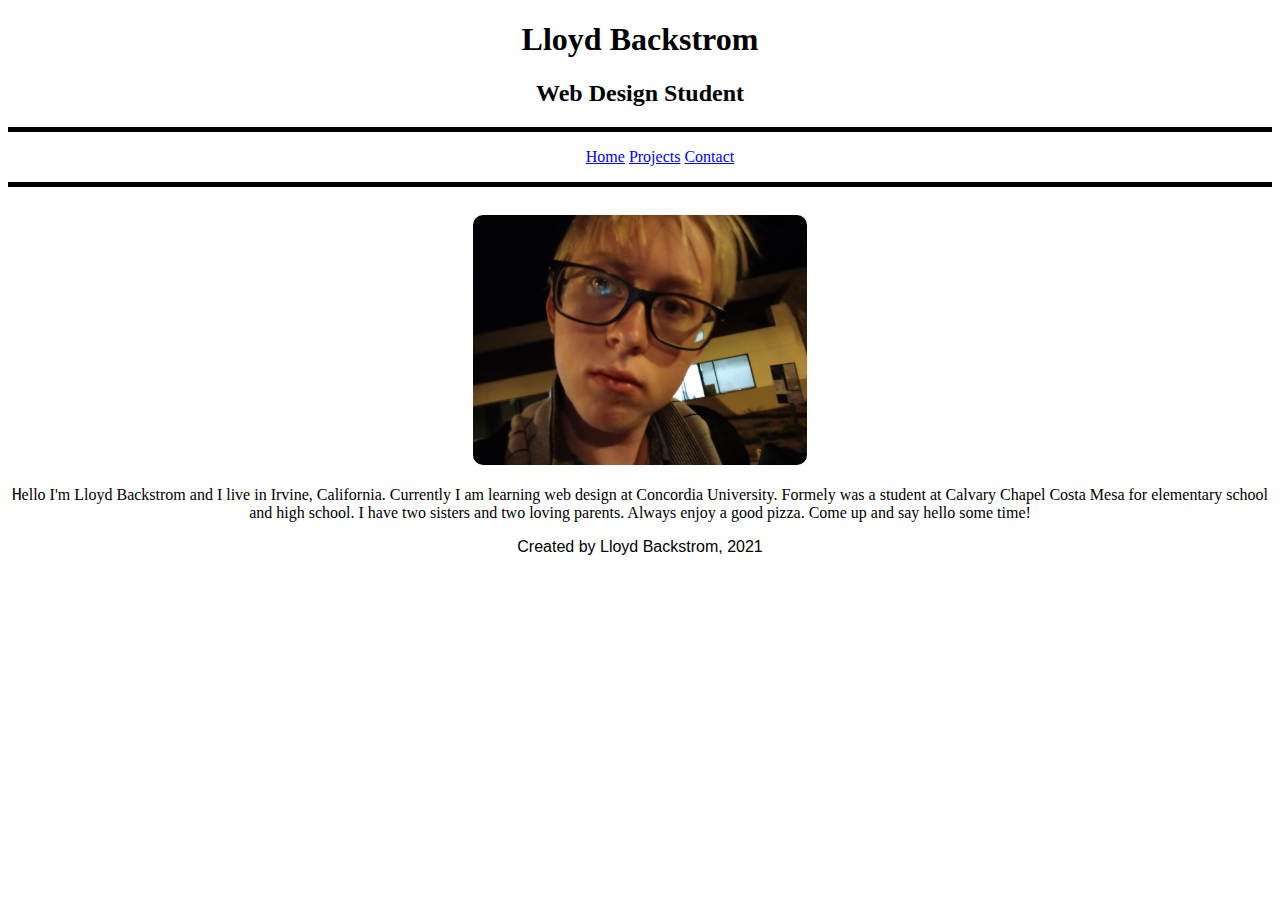
<file: index.html>
<!DOCTYPE html>
<html>
<head>
<title>Index</title>
<meta name="author" contact="Lloyd Backstrom"> 
<meta name="name" contact="index"> 
<h1>Lloyd Backstrom</h1>
<h2>Web Design Student</h2>
<link href="css/styles.css" rel="stylesheet" type="text/css">

</head>
<body>
<nav>
    <ul>
<li><a href="index.html" rel="index" type="text/html">Home</a></li>
<li><a href="projects.html" rel="projects" type="text/html">Projects</a></li>
<li><a href="contact.html" rel="contact" type="text/html">Contact</a> </li>
</ul>
</nav>
<br> 
<img src="images/me.jpg" alt="Picture of me">
<p>Hello I'm Lloyd Backstrom and I live in Irvine, California. Currently I am learning web design at Concordia University. 
Formely was a student at Calvary Chapel Costa Mesa for elementary school and high school.
 I have two sisters and two loving parents. Always enjoy a good pizza.  Come up and say hello some time! </p>
</body>
<footer>Created by Lloyd Backstrom, 2021</footer>
</html>
</file>
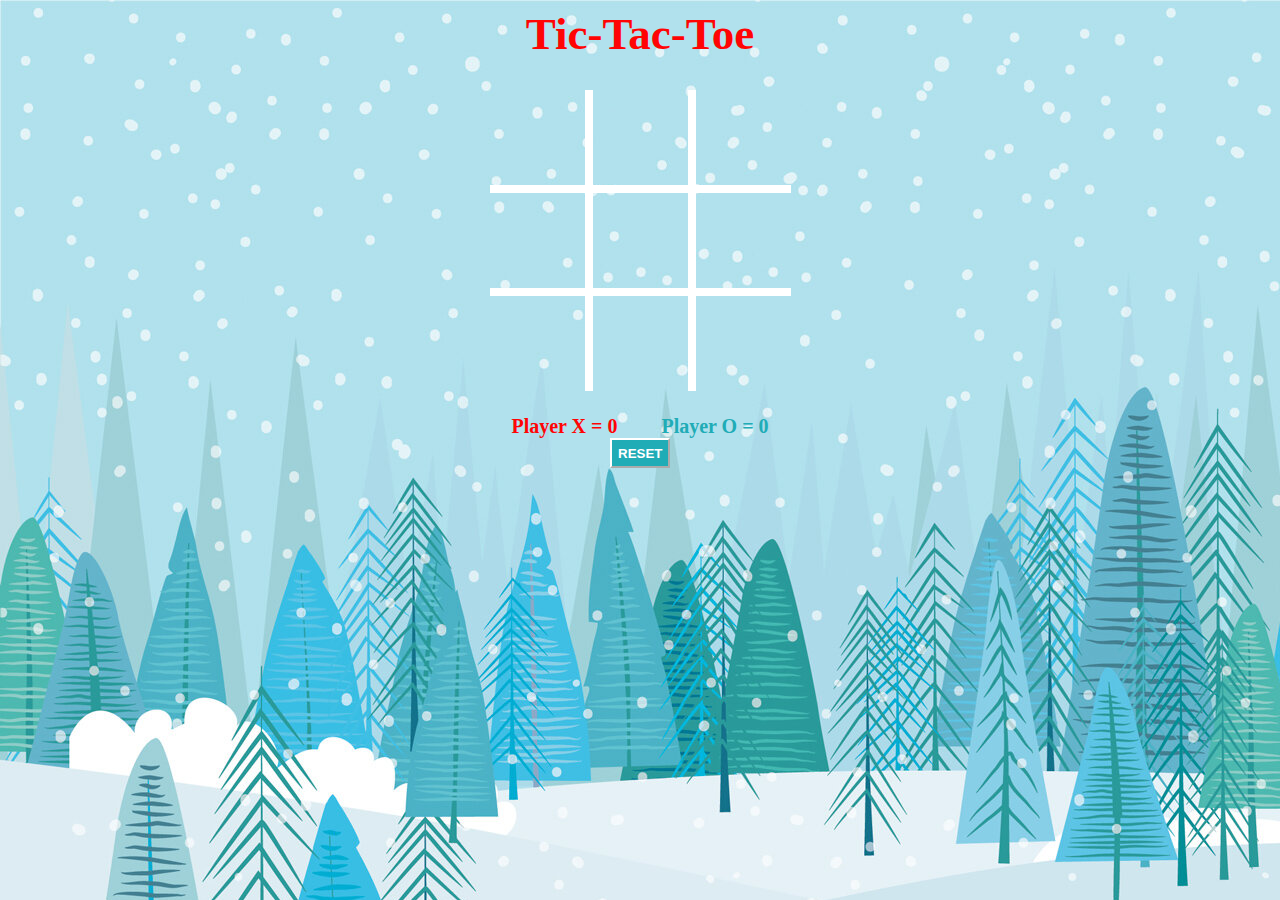
<file: TicTacToe/index.html>
<html lang="en">
<head>
<link rel="icon" type="image/x-icon" href="tictactoe.png">
<meta charset="UTF-8">
<meta name="name" content="Tic-Tac-Toe">
<meta name="author" content="Lloyd Backstrom">
<meta name="viewport" content="width=device-width, initial-scale=1.0">
<title>Tic-Tac-Toe</title>
<link href="styles.css" rel="stylesheet" type="text/css">
<audio autostart="false" id="victory" src="bellring.mp3"></audio>
</head>
<body>
<div class = "game">
<h1>Tic-Tac-Toe</h1>
<div class="Tictactoefield">
<div id="Square1" class="box"> </div>
<div id="Square2" class="box"> </div>
<div id="Square3" class="box"> </div>
<div id="Square4" class="box"> </div>
<div id="Square5" class="box"> </div>
<div id="Square6" class="box"> </div>
<div id="Square7" class="box"> </div>
<div id="Square8" class="box"> </div>
<div id="Square9" class="box"> </div>
</div>
<br>
<br>
<br>
<br>
<h2 id="wintext"> </h2>
<br>
<h2 id="Xwin">Player X = 0</h2>
<h2 id="Owin">Player O = 0</h2>
</div>
<button class="submit" id="Resetbut" value="Reset"> RESET </button>
</body>
<script src="index.js"></script>
</body>
</html>
</file>
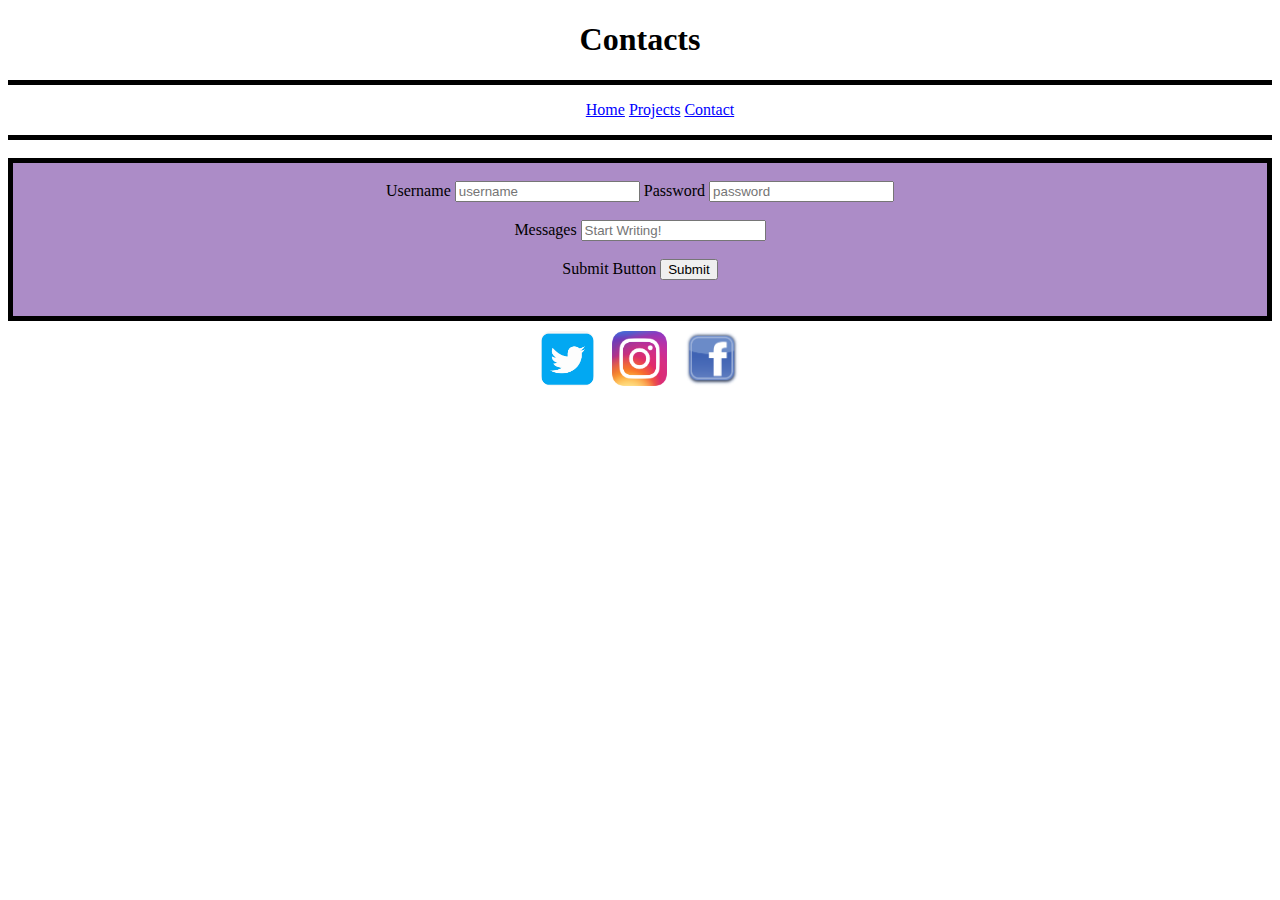
<file: contact.html>
<!DOCTYPE html>
<html>
<head>
<title>Contact</title>
<meta name="author" contact="Lloyd Backstrom"> 
<meta name="name" contact="contact"> 
<link href="css/styles.css" rel="stylesheet" type="text/css">
<h1>Contacts</h1> 
</head>
<style>
    
    #content-container{
    text-align:center; 
    border:5px solid black;
    background-color: #ac8cc7;
        
    }
    img {
    height:55px;
    align-content: center;
    display:inline-block;
    }
    input:focus{
    border-color:#001FFF;
    border:55px,solid;
    }

    
</style>
<body>
    <nav>
        <ul>
    <li><a href="index.html" rel="index" type="text/html">Home</a></li>
    <li><a href="projects.html" rel="projects" type="text/html">Projects</a></li>
    <li><a href="contact.html" rel="contact" type="text/html">Contact</a> </li>
    </ul>
    </nav>
    <br>
    <div id="content-container">
    <form action="https://postman-echo.com/post" method="post">
    <br>
    <label for="Username"> Username</label>
    <input id=“username” input type="username" name="username" placeholder="username" required>
    <label for="password"> Password</label>
    <input id=“password” input type="password" name="password" placeholder="password" required>
    <br>
    <br>
    <label for="textarea"> Messages</label>
    <input id=“textarea” input type="textarea" name="textarea" placeholder="Start Writing!" required>
    <br>
    <br>
    <label for="submit"> Submit Button</label>
    <input type="submit" value="Submit">
    <br>
    <br>
    <br>
    </form>
    </div>
</body>
<footer>
    <a href = "https://www.twitter.com" style=color:transparent>
    <img src="images/Itawt.png" alt="Twitter"> </a>
    <a href = "https://www.instagram.com" style=color:transparent>>
    <img src="images/Insta.png" alt="Instagram"> </a>
    <a href = "https://www.facebook.com" style=color:transparent>>
    <img src="images/Facee.png" alt="Facebook"></a>
</footer>
</html>
</file>
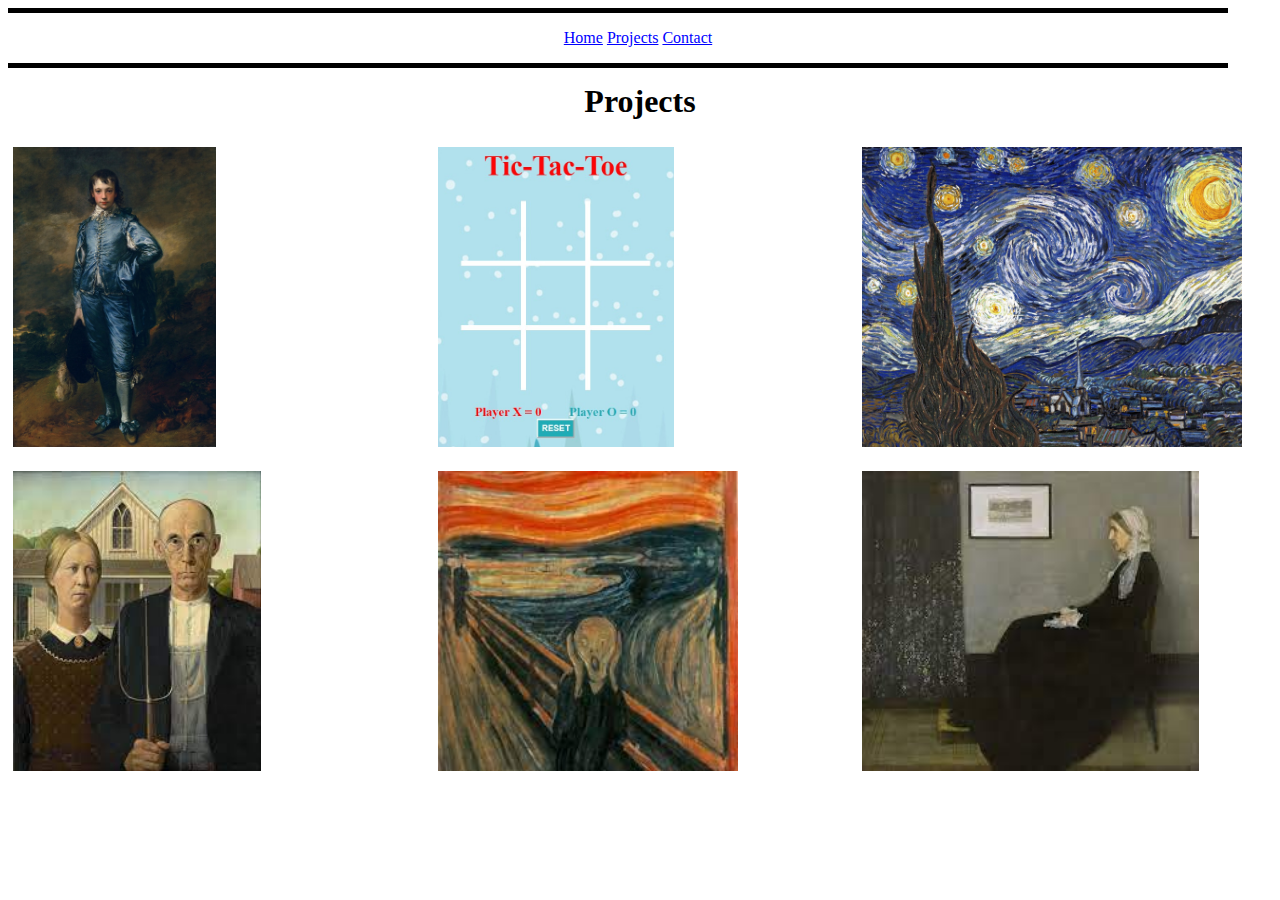
<file: projects.html>
<!DOCTYPE html>
<html>
<head>
<title>Projects</title>
<meta name="author" contact="Lloyd Backstrom"> 
<meta name="name" contact="projects">

<style>
#grid {
  display: grid;
  grid-template-rows: repeat(2, 1fr);
  grid-template-columns: repeat(3, 1fr);
  grid-gap: 10px;
  
}
@media (max-width: 450px) {
  img {
    width:50%;
    height:50%;
  }
}
@media screen and (min-width: 1500px){ 
        #grid{
            grid-template-rows: repeat(2, 1fr);
            grid-template-columns: repeat(2, 1fr);
        }
    }
#grid > div {
  background-color: white;
  padding: 5px;
  color:black;
}
h1{
    text-align: center;
}
h2{
    text-align: center;
}
.grid-container {
  display: grid;
}
a {
    color:blue;
    
}
img{
    height: 300px;
}
li{
    display: inline-block; 
    float: none;  
}
nav {
    border-top: 5px solid black;
    border-bottom: 5px solid black;
    position: fixed;
    width: 1220px;
     z-index:10;
    background-color: white;
} 
ul{
    text-align:center; 
}
li:hover {
    background-color:#FF0000;
  }
</style>
<nav>
<ul>
<li><a href="index.html" rel="index" type="text/html">Home</a></li>
<li><a href="projects.html" rel="projects" type="text/html">Projects</a></li>
<li><a href="contact.html" rel="contact" type="text/html">Contact</a> </li>
</ul>
</nav> 
<br> <br> <br>
<h1>Projects</h1>
</head>
<body> 
    <div id="grid">  
            <div> <img src="images/Blueboy.jpg" alt="Blue Boy"> </div>
            <div> <a href = "TicTacToe/index.html"><img src="images/Tictactoe.jpg" alt="Tic-Tac-Toe"> </a></div>
            <div> <img src="images/starynight.jpg" alt="Starry Night"></div>
            <div> <img src="images/Farmer.jpg" alt="American Gothic"> </div>
            <div><img src="images/Scrream.jpg" alt="Screaming in the sun"></div>
            <div> <img src="images/Whistler.jpg" alt="Whistler's Mother"></div>
    </div>
 </container> 
</body>
</html>
</file>
<file: css/styles.css>
h1{
    text-align: center;
}
h2{
    text-align: center;
}

a {
    color:blue;
    
}
li{
    display: inline-block; 
    float: none;  
}
nav {
    border-top: 5px solid black;
    border-bottom: 5px solid black;
} 
ul{
    text-align:center; 
}
li:hover {
    background-color:#FF0000;
  }
  img{
    height:250px;
    margin: 10px auto 20px;
    display: block;
    border-radius: 10px;
  }
  p::first-letter{
   font-family: Impact, monospace;
  }
  p{
    font-family: 'Times New Roman', Times, serif; 
    text-align: center;  
  }
  footer{
      font-family: Verdana, Tahoma, sans-serif;
      text-align: center;
  }
</file>
<file: TicTacToe/styles.css>
body {
   background-image: url(Christmasback3.jpg);
    background-color: #421bce;
    color: #20acb6;
    text-align: center;
    font-family: 'Times New Roman';
    }
h1 {
    color:#ff0404;
    font-size: 45px;
    font-family: Luminari;
}
.game {
    flex-direction: column;
    align-items: center;
    justify-content: center;
}
.Tictactoefield{
  display: grid;
  width: 240px;
  height: 230px;
  grid-template-columns: auto auto auto;
  padding: 0;
  justify-content: center;
  margin-left: auto;
  margin-right: auto;
}

.box {
  display: center;
  outline: 2px;
  color: #20acb6;
  align-items: center;
  width: 95px;
  height:95px;
  font-size: 90px;
  
border: 4px solid rgb(255, 255, 255);
}
#Square1, #Square2, #Square3
 {
  border-top: none;
  
}

#Square1, #Square4, #Square7 {
  border-left: none;
  
}

#Square7, #Square8, #Square9 {
  border-bottom: none;

}

#Square3,#Square6, #Square9 {
  border-right: none;
}

h2 {
    display:inline;
    padding:  20px;
    font-size: 20px;
    text-align: center;
}
h3 {
  font-size: 15px;
  display:inline;
  padding:  50px;
  text-align: center;
}
#wintext{
  color:#ff0404;
}

.submit{
    color: rgb(255, 255, 255);
    font-weight: bold;
    border-color: white;
    background-color: #20acb6;
    width:60px;
    height:30px;
}
</file>
